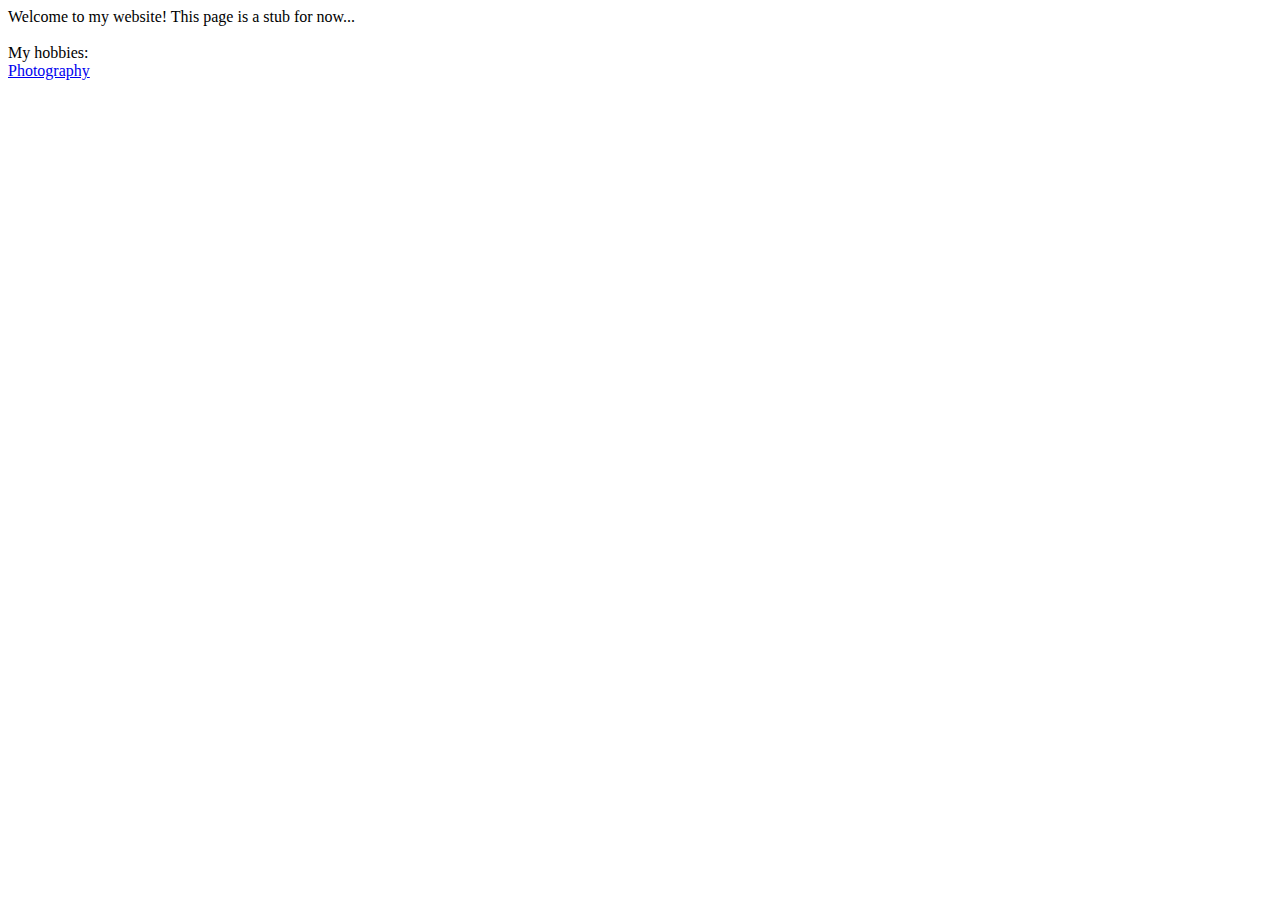
<file: index.html>
<html>
    <head>
        <title>Reinier Sanders</title>
    </head>
    <body>
        Welcome to my website! This page is a stub for now...<br>
        <br>
        My hobbies:<br>
        <a href="photography.html" onclick="window.open('photography.html', '_self');">Photography</a>
    </body>
</html>
</file>
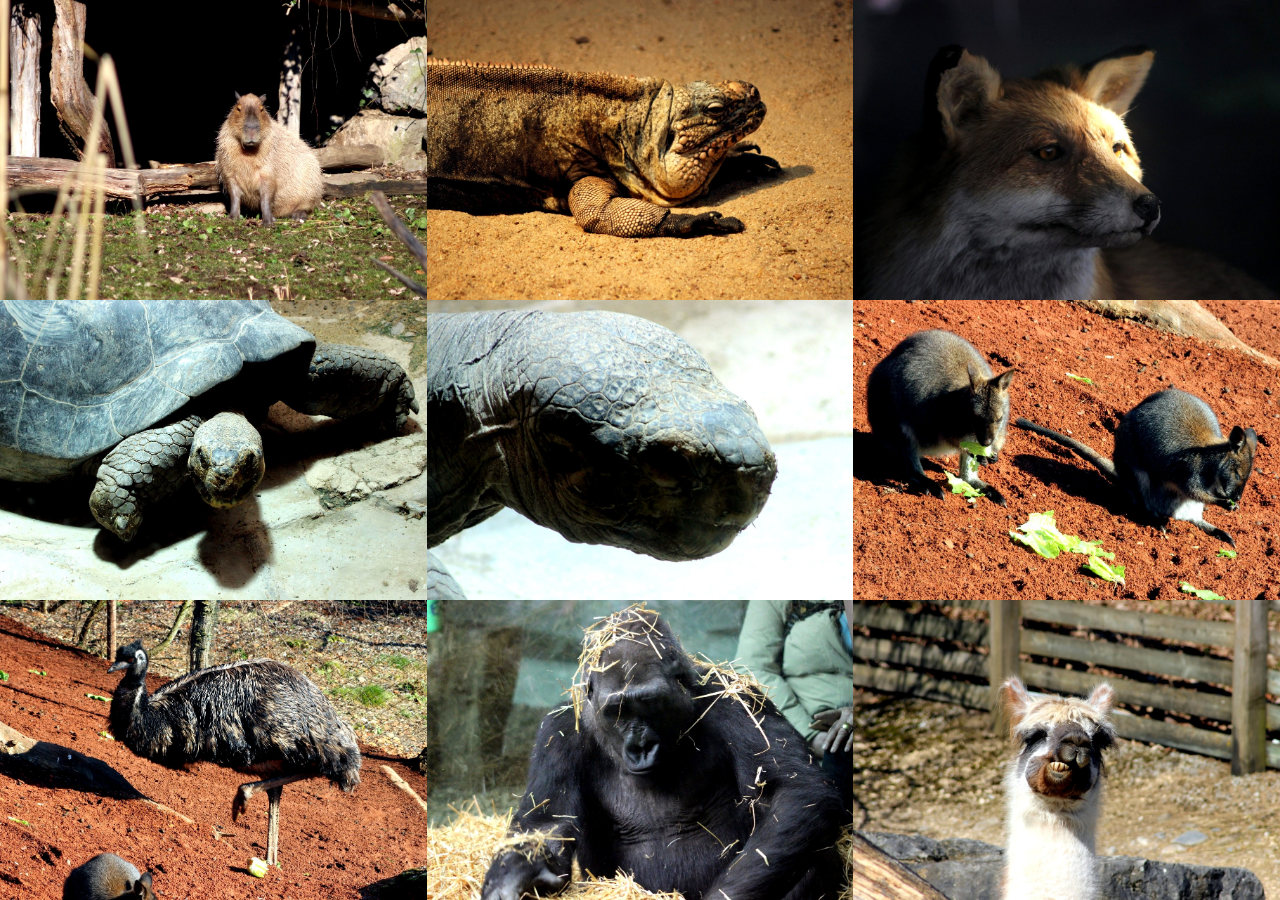
<file: photography.html>
<!DOCTYPE html>
<html>
    <head>
        <title>Reinier Sanders | Photography</title>
        <link rel="stylesheet" type="text/css" href="css/style_photography.css">
    </head>
    <body>
        <div class="grid">
            <div class="cell">
              <img class="img">
            </div>
            <div class="cell">
              <img class="img">
            </div>
            <div class="cell">
              <img class="img">
            </div>
            <div class="cell">
              <img class="img">
            </div>
            <div class="cell">
              <img class="img">
            </div>
            <div class="cell">
              <img class="img">
            </div>
            <div class="cell">
              <img class="img">
            </div>
            <div class="cell">
              <img class="img">
            </div>
            <div class="cell">
              <img class="img">
            </div>
          </div>
        <script src="js/script_photography.js"></script>
    </body>
</html>
</file>
<file: css/style_photography.css>
body {
    margin: 0;
    background-color: black;
}

.grid {
    display: grid;
    grid-template-columns: repeat(3, 1fr);
    grid-template-rows: repeat(3, 1fr);
    width: 100vw;
    height: 100vh;
  }
  
  .cell {
    position: relative;
    overflow: hidden;
  }
  
  .img {
    position: absolute;
    top: 0;
    left: 0;
    height: 100%;
    width: 100%;
    object-fit: cover;
    opacity: 0;
    transition: opacity 1s;
  }
</file>
